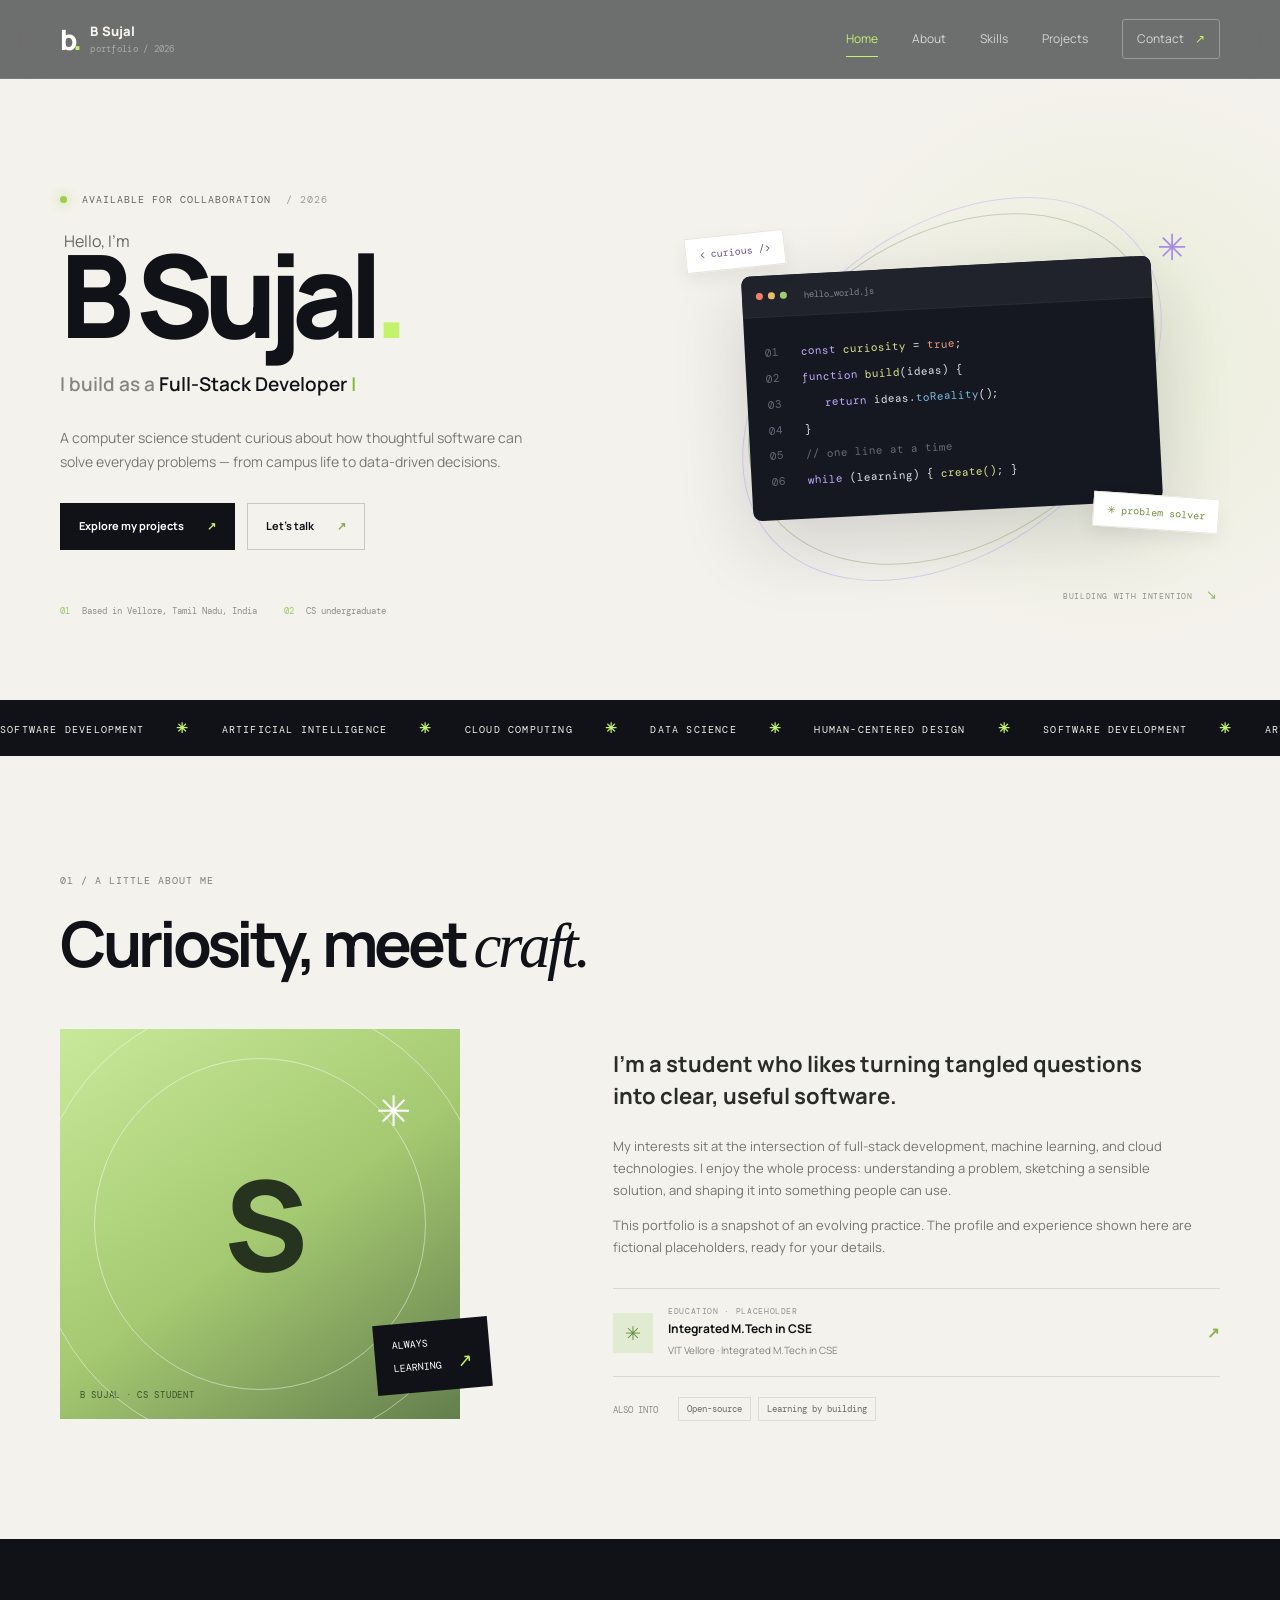
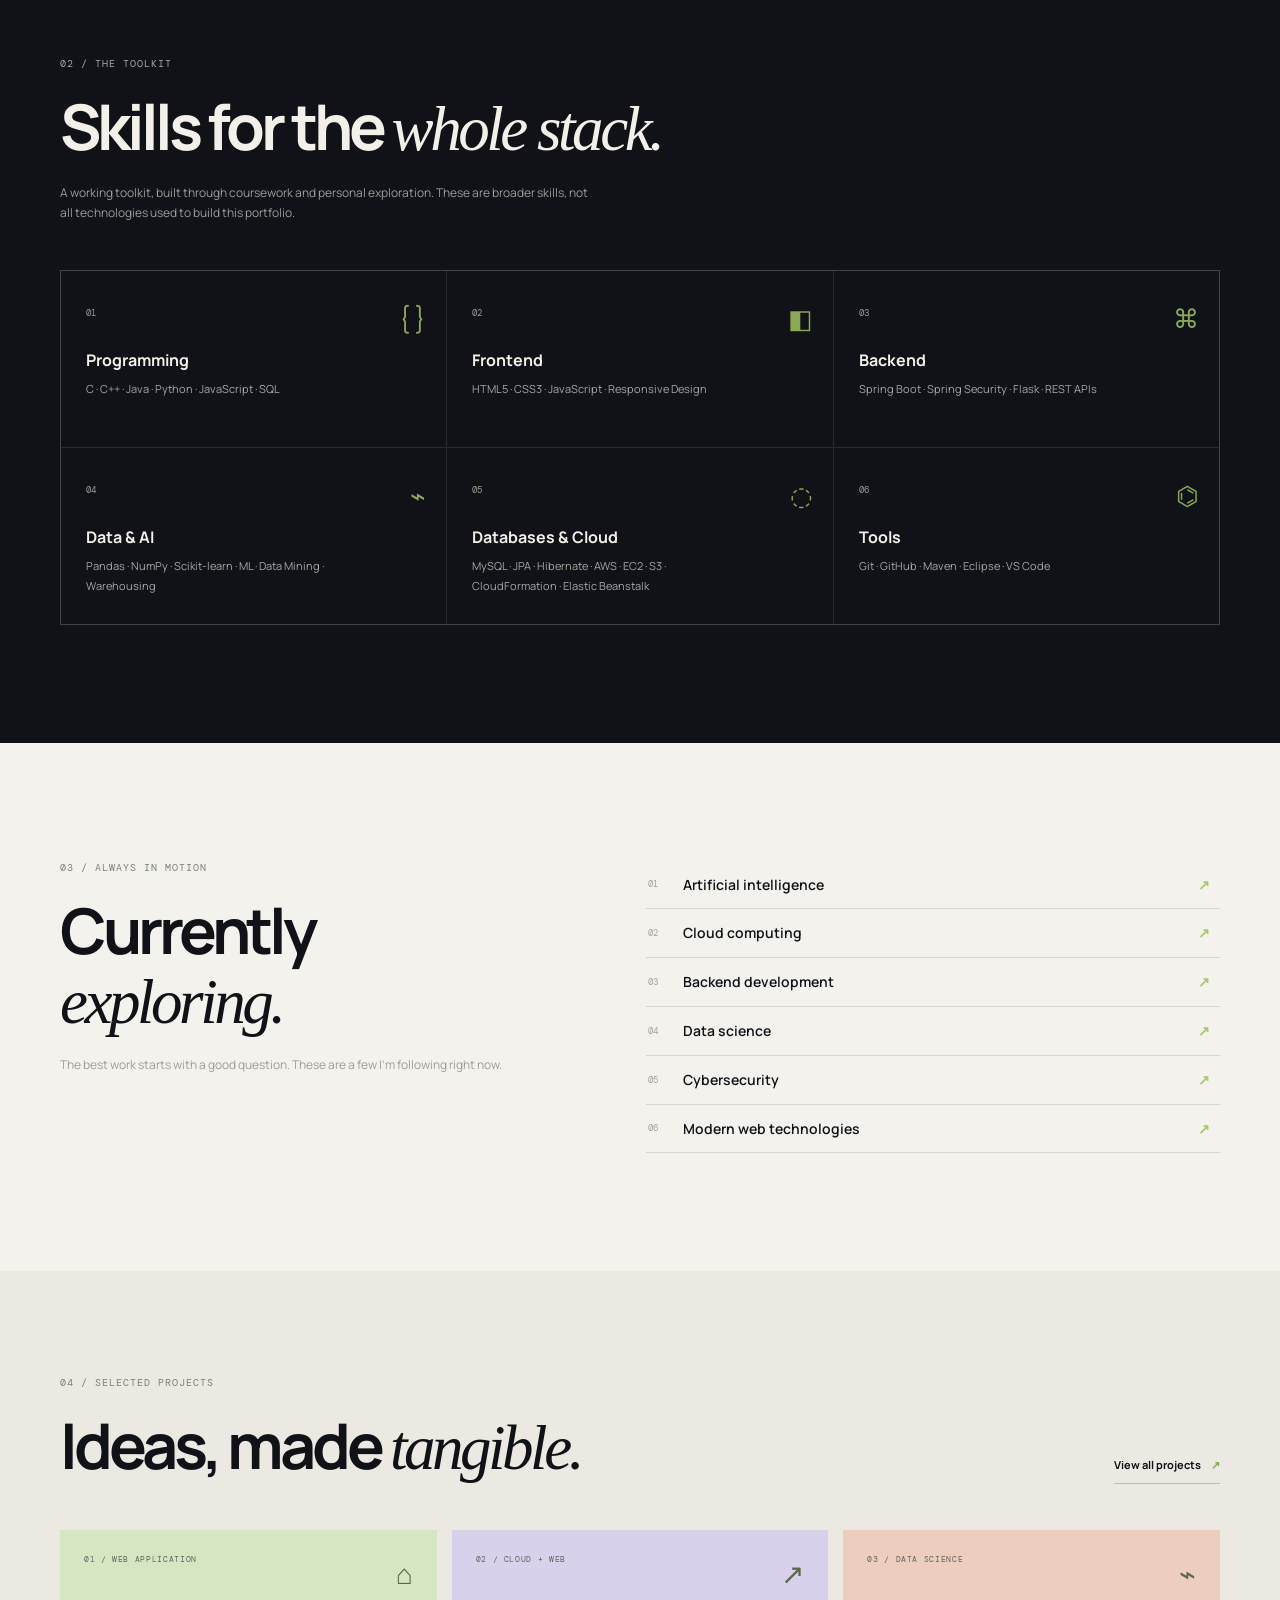
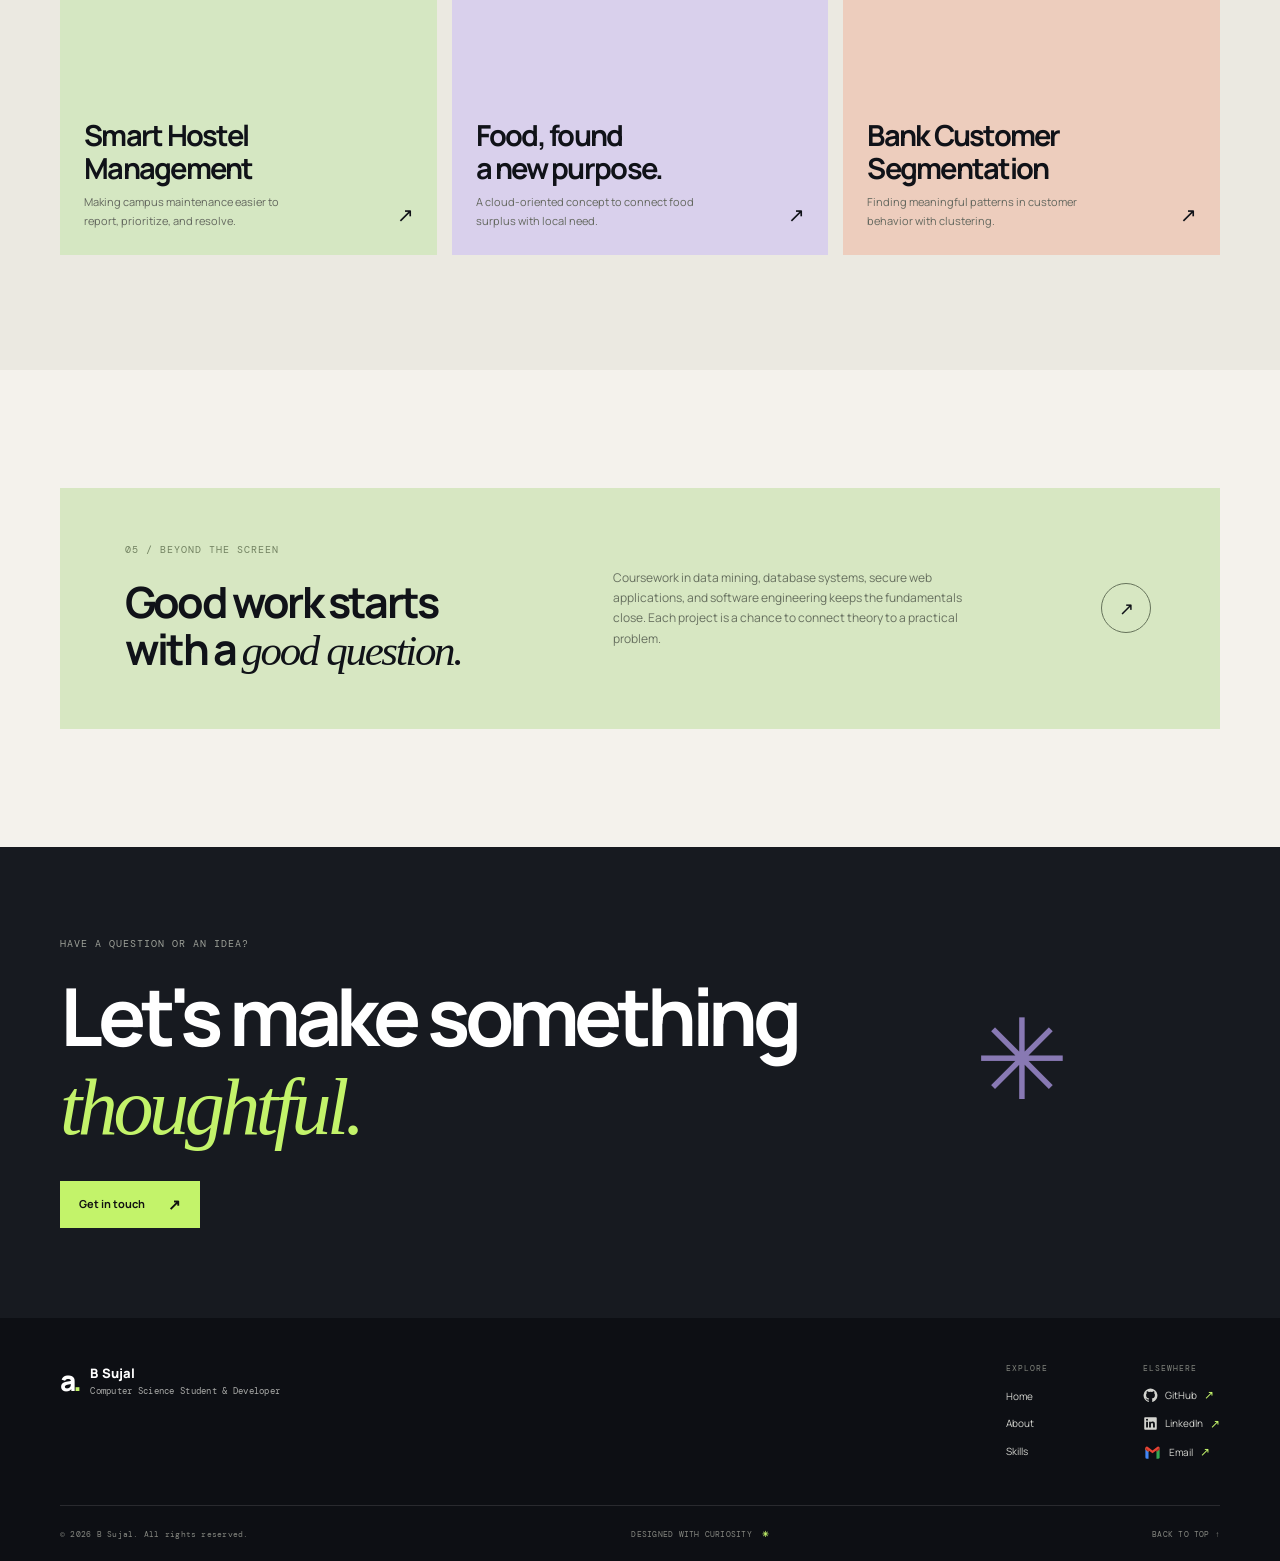
<file: index.html>
<!doctype html>
<html lang="en">

<head>
    <meta charset="utf-8">
    <meta name="viewport" content="width=device-width, initial-scale=1">

    <meta name="description"
        content="B Sujal is a computer science student exploring thoughtful software, data, and cloud solutions.">

    <meta name="theme-color" content="#0b0e14">

    <title>B Sujal — Developer Portfolio</title>

    <link rel="preconnect" href="https://fonts.googleapis.com">
    <link rel="preconnect" href="https://fonts.gstatic.com" crossorigin>

    <link
        href="https://fonts.googleapis.com/css2?family=DM+Mono:wght@400;500&family=Manrope:wght@400;500;600;700;800&display=swap"
        rel="stylesheet">

    <link rel="stylesheet" href="style.css">
    <script src="script.js" defer></script>
</head>

<body data-page="home">

    <header class="site-header">
        <nav class="nav wrap" aria-label="Main navigation">

            <a class="brand" href="index.html">
                <span class="brand-mark">
                    b<span>.</span>
                </span>

                <span>
                    B Sujal
                    <small>portfolio / 2026</small>
                </span>
            </a>

            <button class="menu-toggle" aria-label="Open navigation" aria-expanded="false">
                <span></span>
                <span></span>
            </button>

            <div class="nav-links">
                <a href="index.html" data-link="home">Home</a>
                <a href="#about" data-section="about">About</a>
                <a href="#skills" data-section="skills">Skills</a>
                <a href="projects.html" data-link="projects">Projects</a>

                <a class="nav-contact" href="contact.html" data-link="contact">
                    Contact <span>↗</span>
                </a>
            </div>

        </nav>
    </header>


    <main>

        <!-- HERO SECTION -->
        <section class="hero wrap" id="home">

            <div class="hero-copy">

                <p class="eyebrow">
                    <span class="status-dot"></span>
                    AVAILABLE FOR COLLABORATION
                    <span class="mono">/ 2026</span>
                </p>

                <p class="hello">Hello, I'm</p>

                <h1>
                    B Sujal<span class="accent">.</span>
                </h1>

                <h2 class="role-line">
                    <span class="role-prefix">I build as a</span>

                    <span class="typed-role" aria-live="polite">
                        Full-Stack Developer
                    </span>

                    <span class="cursor">|</span>
                </h2>

                <p class="hero-intro">
                    A computer science student curious about how thoughtful software can
                    solve everyday problems — from campus life to data-driven decisions.
                </p>

                <div class="hero-actions">

                    <a class="button button-primary" href="projects.html">
                        Explore my projects <span>↗</span>
                    </a>

                    <a class="button button-quiet" href="contact.html">
                        Let's talk <span>↗</span>
                    </a>

                </div>

                <div class="hero-meta">
                    <span>
                        <i>01</i>
                        Based in Vellore, Tamil Nadu, India
                    </span>

                    <span>
                        <i>02</i>
                        CS undergraduate
                    </span>
                </div>

            </div>


            <div class="hero-art"
                aria-label="Abstract developer workspace illustration"
                role="img">

                <div class="art-orbit orbit-one"></div>
                <div class="art-orbit orbit-two"></div>

                <div class="art-core">

                    <div class="core-top">
                        <span></span>
                        <span></span>
                        <span></span>

                        <b>hello_world.js</b>
                    </div>

                    <div class="code-lines">

                        <p>
                            <i>01</i>
                            <span class="code-purple">const</span>
                            <b>curiosity</b> = <em>true</em>;
                        </p>

                        <p>
                            <i>02</i>
                            <span class="code-purple">function</span>
                            <b>build</b>(ideas) {
                        </p>

                        <p>
                            <i>03</i>
                            &nbsp;&nbsp;
                            <span class="code-purple">return</span>
                            ideas.<strong>toReality</strong>();
                        </p>

                        <p>
                            <i>04</i>
                            }
                        </p>

                        <p>
                            <i>05</i>
                            <span class="code-muted">// one line at a time</span>
                        </p>

                        <p>
                            <i>06</i>
                            <span class="code-purple">while</span>
                            (learning) { <b>create()</b>; }
                        </p>

                    </div>

                </div>

                <div class="float-tag tag-one">
                    &lt; curious /&gt;
                </div>

                <div class="float-tag tag-two">
                    ✳ problem solver
                </div>

                <div class="art-star">✳</div>

                <div class="art-caption mono">
                    BUILDING WITH INTENTION <span>↘</span>
                </div>

            </div>

        </section>


        <!-- TICKER -->
        <div class="ticker" aria-label="Areas of focus">

            <div class="ticker-track">

                <span>
                    SOFTWARE DEVELOPMENT <b>✳</b>
                    ARTIFICIAL INTELLIGENCE <b>✳</b>
                    CLOUD COMPUTING <b>✳</b>
                    DATA SCIENCE <b>✳</b>
                    HUMAN-CENTERED DESIGN <b>✳</b>
                    SOFTWARE DEVELOPMENT <b>✳</b>
                    ARTIFICIAL INTELLIGENCE <b>✳</b>
                    CLOUD COMPUTING <b>✳</b>
                </span>

            </div>

        </div>


        <!-- ABOUT SECTION -->
        <section class="section wrap" id="about">

            <div class="section-heading">

                <p class="eyebrow">
                    01 / A LITTLE ABOUT ME
                </p>

                <h2>
                    Curiosity, meet
                    <span class="serif-accent">craft.</span>
                </h2>

            </div>


            <div class="about-grid">

                <div class="about-visual">

                    <div class="profile-art">
                        <span class="profile-initials">S</span>
                        <span class="profile-spark">✳</span>
                        <span class="profile-caption">
                            B SUJAL · CS STUDENT
                        </span>
                    </div>

                    <div class="about-stamp">
                        ALWAYS<br>
                        LEARNING <span>↗</span>
                    </div>

                </div>


                <div class="about-copy">

                    <p class="lead">
                        I'm a student who likes turning tangled questions into clear,
                        useful software.
                    </p>

                    <p>
                        My interests sit at the intersection of full-stack development,
                        machine learning, and cloud technologies. I enjoy the whole process:
                        understanding a problem, sketching a sensible solution, and shaping
                        it into something people can use.
                    </p>

                    <p>
                        This portfolio is a snapshot of an evolving practice. The profile
                        and experience shown here are fictional placeholders, ready for
                        your details.
                    </p>


                    <div class="education-card">

                        <span class="edu-icon">✳</span>

                        <div>
                            <small>EDUCATION · PLACEHOLDER</small>

                            <strong>
                                Integrated M.Tech in CSE
                            </strong>

                            <span>
                                VIT Vellore · Integrated M.Tech in CSE
                            </span>
                        </div>

                        <b>↗</b>

                    </div>


                    <div class="interest-row">

                        <span>ALSO INTO</span>

                        <div>
                            <span>Open-source</span>
                            <span>Learning by building</span>
                        </div>

                    </div>

                </div>

            </div>

        </section>


        <!-- SKILLS SECTION -->
        <section class="section section-dark" id="skills">

            <div class="wrap">

                <div class="section-heading">

                    <p class="eyebrow">
                        02 / THE TOOLKIT
                    </p>

                    <h2>
                        Skills for the
                        <span class="serif-accent">whole stack.</span>
                    </h2>

                    <p class="section-sub">
                        A working toolkit, built through coursework and personal exploration.
                        These are broader skills, not all technologies used to build this portfolio.
                    </p>

                </div>


                <div class="skills-grid">

                    <article class="skill-card">

                        <span class="skill-num">01</span>

                        <h3>Programming</h3>

                        <p>
                            C · C++ · Java · Python · JavaScript · SQL
                        </p>

                        <span class="skill-symbol">{ }</span>

                    </article>


                    <article class="skill-card">

                        <span class="skill-num">02</span>

                        <h3>Frontend</h3>

                        <p>
                            HTML5 · CSS3 · JavaScript · Responsive Design
                        </p>

                        <span class="skill-symbol">◧</span>

                    </article>


                    <article class="skill-card">

                        <span class="skill-num">03</span>

                        <h3>Backend</h3>

                        <p>
                            Spring Boot · Spring Security · Flask · REST APIs
                        </p>

                        <span class="skill-symbol">⌘</span>

                    </article>


                    <article class="skill-card">

                        <span class="skill-num">04</span>

                        <h3>Data & AI</h3>

                        <p>
                            Pandas · NumPy · Scikit-learn · ML · Data Mining · Warehousing
                        </p>

                        <span class="skill-symbol">⌁</span>

                    </article>


                    <article class="skill-card">

                        <span class="skill-num">05</span>

                        <h3>Databases & Cloud</h3>

                        <p>
                            MySQL · JPA · Hibernate · AWS · EC2 · S3 · CloudFormation ·
                            Elastic Beanstalk
                        </p>

                        <span class="skill-symbol">◌</span>

                    </article>


                    <article class="skill-card">

                        <span class="skill-num">06</span>

                        <h3>Tools</h3>

                        <p>
                            Git · GitHub · Maven · Eclipse · VS Code
                        </p>

                        <span class="skill-symbol">⌬</span>

                    </article>

                </div>

            </div>

        </section>


        <!-- CURRENTLY EXPLORING -->
        <section class="section wrap">

            <div class="explore-layout">

                <div class="section-heading">

                    <p class="eyebrow">
                        03 / ALWAYS IN MOTION
                    </p>

                    <h2>
                        Currently
                        <span class="serif-accent">exploring.</span>
                    </h2>

                    <p class="section-sub">
                        The best work starts with a good question. These are a few
                        I’m following right now.
                    </p>

                </div>


                <div class="explore-list">

                    <div>
                        <span>01</span>
                        Artificial intelligence
                        <b>↗</b>
                    </div>

                    <div>
                        <span>02</span>
                        Cloud computing
                        <b>↗</b>
                    </div>

                    <div>
                        <span>03</span>
                        Backend development
                        <b>↗</b>
                    </div>

                    <div>
                        <span>04</span>
                        Data science
                        <b>↗</b>
                    </div>

                    <div>
                        <span>05</span>
                        Cybersecurity
                        <b>↗</b>
                    </div>

                    <div>
                        <span>06</span>
                        Modern web technologies
                        <b>↗</b>
                    </div>

                </div>

            </div>

        </section>


        <!-- FEATURED PROJECTS -->
        <section class="section featured-section">

            <div class="wrap">

                <div class="section-heading heading-row">

                    <div>

                        <p class="eyebrow">
                            04 / SELECTED PROJECTS
                        </p>

                        <h2>
                            Ideas, made
                            <span class="serif-accent">tangible.</span>
                        </h2>

                    </div>

                    <a class="text-link" href="projects.html">
                        View all projects <span>↗</span>
                    </a>

                </div>


                <div class="featured-grid">

                    <a class="featured-card featured-green"
                        href="projects.html#project-hostel">

                        <span class="feature-type">
                            01 / WEB APPLICATION
                        </span>

                        <span class="feature-icon">⌂</span>

                        <h3>
                            Smart Hostel<br>
                            Management
                        </h3>

                        <p>
                            Making campus maintenance easier to report,
                            prioritize, and resolve.
                        </p>

                        <span class="feature-arrow">↗</span>

                    </a>


                    <a class="featured-card featured-lilac"
                        href="projects.html#project-food">

                        <span class="feature-type">
                            02 / CLOUD + WEB
                        </span>

                        <span class="feature-icon">↗</span>

                        <h3>
                            Food, found<br>
                            a new purpose.
                        </h3>

                        <p>
                            A cloud-oriented concept to connect food surplus
                            with local need.
                        </p>

                        <span class="feature-arrow">↗</span>

                    </a>


                    <a class="featured-card featured-peach"
                        href="projects.html#project-segmentation">

                        <span class="feature-type">
                            03 / DATA SCIENCE
                        </span>

                        <span class="feature-icon">⌁</span>

                        <h3>
                            Bank Customer<br>
                            Segmentation
                        </h3>

                        <p>
                            Finding meaningful patterns in customer behavior
                            with clustering.
                        </p>

                        <span class="feature-arrow">↗</span>

                    </a>

                </div>

            </div>

        </section>


        <!-- ACADEMIC WORK -->
        <section class="section wrap academic-section">

            <div class="academic-banner">

                <div>

                    <p class="eyebrow">
                        05 / BEYOND THE SCREEN
                    </p>

                    <h2>
                        Good work starts<br>
                        with a
                        <span class="serif-accent">good question.</span>
                    </h2>

                </div>

                <p>
                    Coursework in data mining, database systems, secure web applications,
                    and software engineering keeps the fundamentals close. Each project is
                    a chance to connect theory to a practical problem.
                </p>

                <a href="projects.html#academic-work"
                    class="round-link"
                    aria-label="Explore academic work">
                    ↗
                </a>

            </div>

        </section>


        <!-- CTA -->
        <section class="cta-section">

            <div class="wrap cta-inner">

                <p class="eyebrow">
                    HAVE A QUESTION OR AN IDEA?
                </p>

                <h2>
                    Let's make something<br>
                    <span class="serif-accent">thoughtful.</span>
                </h2>

                <a class="button button-light" href="contact.html">
                    Get in touch <span>↗</span>
                </a>

                <span class="cta-spark">✳</span>

            </div>

        </section>

    </main>


    <!-- FOOTER -->
    <footer class="site-footer">

        <div class="wrap footer-main">

            <a class="brand footer-brand" href="index.html">

                <span class="brand-mark">
                    a<span>.</span>
                </span>

                <span>
                    B Sujal
                    <small>Computer Science Student & Developer</small>
                </span>

            </a>


            <div class="footer-links">

                <div>

                    <small>EXPLORE</small>

                    <a href="index.html">Home</a>
                    <a href="index.html#about">About</a>
                    <a href="index.html#skills">Skills</a>

                </div>


                <div>

                    <small>ELSEWHERE</small>

                    <a href="https://github.com/sujal-2512"
                        data-social="github">
                        GitHub ↗
                    </a>

                    <a href="https://www.linkedin.com/in/banisetti-sujal-738923442?trk=contact-info"
                        data-social="linkedin">
                        LinkedIn ↗
                    </a>

                    <a href="mailto:b.sujal@gmail.com"
                        data-email>
                        Email ↗
                    </a>

                </div>

            </div>

        </div>


        <div class="wrap footer-bottom">

            <span>
                © 2026 B Sujal. All rights reserved.
            </span>

            <span>
                DESIGNED WITH CURIOSITY <b>✳</b>
            </span>

            <a href="#home">
                BACK TO TOP ↑
            </a>

        </div>

    </footer>

</body>

</html>
</file>
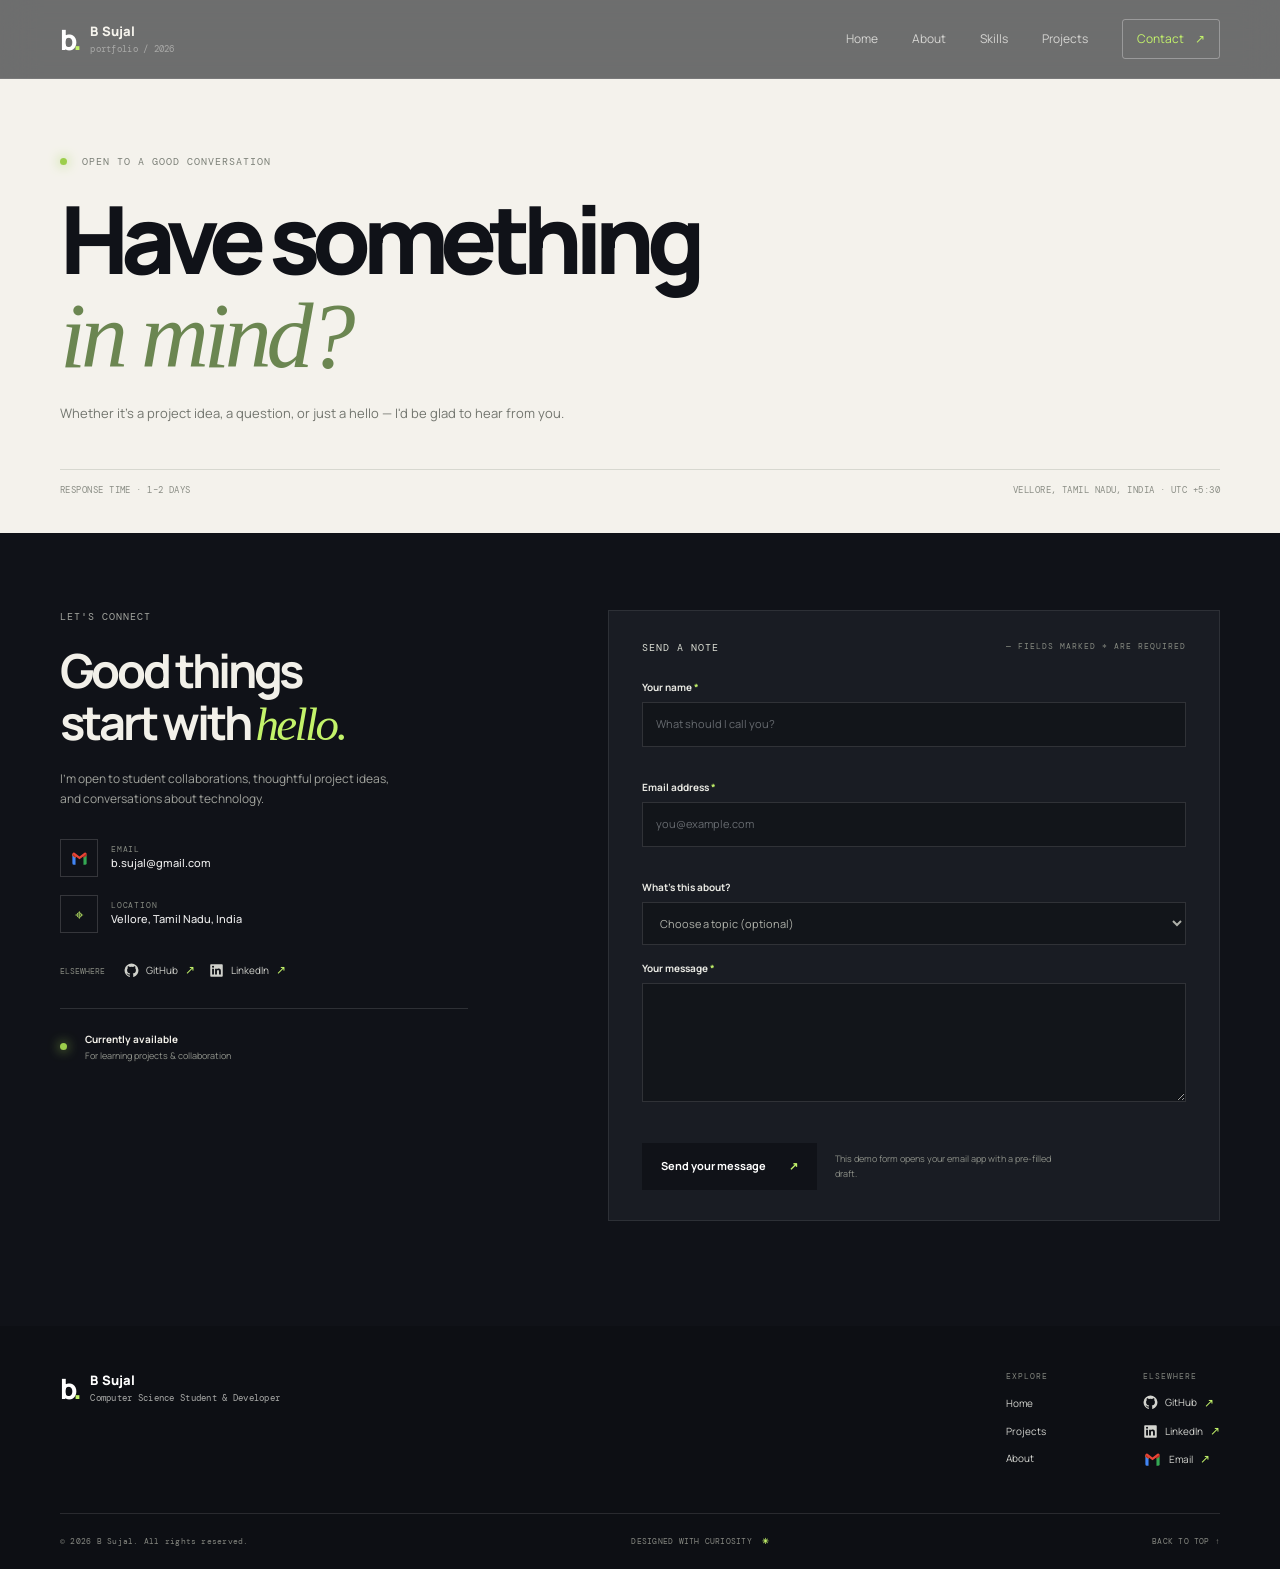
<file: contact.html>
<!doctype html>
<html lang="en">

<head>
    <meta charset="utf-8">

    <meta name="viewport"
        content="width=device-width, initial-scale=1">

    <meta name="description"
        content="Contact B Sujal about a project, collaboration, or conversation.">

    <meta name="theme-color"
        content="#0b0e14">

    <title>Contact — B Sujal</title>

    <link rel="preconnect"
        href="https://fonts.googleapis.com">

    <link rel="preconnect"
        href="https://fonts.gstatic.com"
        crossorigin>

    <link
        href="https://fonts.googleapis.com/css2?family=DM+Mono:wght@400;500&family=Manrope:wght@400;500;600;700;800&display=swap"
        rel="stylesheet">

    <link rel="stylesheet"
        href="style.css">

    <script src="script.js"
        defer>
    </script>
</head>


<body data-page="contact">

    <!-- HEADER -->
    <header class="site-header">

        <nav class="nav wrap"
            aria-label="Main navigation">

            <a class="brand"
                href="index.html">

                <span class="brand-mark">
                    b<span>.</span>
                </span>

                <span>
                    B Sujal
                    <small>portfolio / 2026</small>
                </span>

            </a>


            <button class="menu-toggle"
                aria-label="Open navigation"
                aria-expanded="false">

                <span></span>
                <span></span>

            </button>


            <div class="nav-links">

                <a href="index.html"
                    data-link="home">
                    Home
                </a>

                <a href="index.html#about">
                    About
                </a>

                <a href="index.html#skills">
                    Skills
                </a>

                <a href="projects.html"
                    data-link="projects">
                    Projects
                </a>

                <a class="nav-contact"
                    href="contact.html"
                    data-link="contact">

                    Contact <span>↗</span>

                </a>

            </div>

        </nav>

    </header>


    <main>

        <!-- CONTACT HERO -->
        <section class="page-hero contact-hero wrap">

            <p class="eyebrow">

                <span class="status-dot"></span>

                OPEN TO A GOOD CONVERSATION

            </p>


            <h1>
                Have something<br>
                <span class="serif-accent">in mind?</span>
            </h1>


            <p>
                Whether it's a project idea, a question, or just a hello —
                I'd be glad to hear from you.
            </p>


            <div class="page-hero-foot">

                <span>
                    RESPONSE TIME · 1–2 DAYS
                </span>

                <span>
                    VELLORE, TAMIL NADU, INDIA · UTC +5:30
                </span>

            </div>

        </section>


        <!-- CONTACT AREA -->
        <section class="contact-area section-dark">

            <div class="wrap contact-grid">

                <!-- CONTACT INFORMATION -->
                <aside class="contact-aside">

                    <p class="eyebrow">
                        LET'S CONNECT
                    </p>


                    <h2>
                        Good things<br>
                        start with
                        <span class="serif-accent">hello.</span>
                    </h2>


                    <p>
                        I'm open to student collaborations, thoughtful project
                        ideas, and conversations about technology.
                    </p>


                    <!-- EMAIL -->
                    <a class="contact-detail"
                        href="mailto:b.sujal@gmail.com"
                        data-email>

                        <span class="detail-icon">
                            ↗
                        </span>

                        <span>

                            <small>
                                EMAIL
                            </small>

                            <strong>
                                b.sujal@gmail.com
                            </strong>

                        </span>

                    </a>


                    <!-- LOCATION -->
                    <div class="contact-detail">

                        <span class="detail-icon">
                            ⌖
                        </span>

                        <span>

                            <small>
                                LOCATION
                            </small>

                            <strong>
                                Vellore, Tamil Nadu, India
                            </strong>

                        </span>

                    </div>


                    <!-- SOCIAL LINKS -->
                    <div class="social-row">

                        <span>
                            ELSEWHERE
                        </span>

                        <a href="#github"
                            data-social="github">
                            GitHub ↗
                        </a>

                        <a href="#linkedin"
                            data-social="linkedin">
                            LinkedIn ↗
                        </a>

                    </div>


                    <!-- AVAILABILITY -->
                    <div class="availability">

                        <span class="status-dot"></span>

                        <span>

                            <strong>
                                Currently available
                            </strong>

                            <small>
                                For learning projects & collaboration
                            </small>

                        </span>

                    </div>

                </aside>


                <!-- CONTACT FORM -->
                <form class="contact-form"
                    id="contact-form"
                    novalidate>

                    <p class="eyebrow">

                        SEND A NOTE

                        <span>
                            — FIELDS MARKED * ARE REQUIRED
                        </span>

                    </p>


                    <!-- NAME -->
                    <label for="name">
                        Your name <span>*</span>
                    </label>

                    <input
                        id="name"
                        name="name"
                        autocomplete="name"
                        required
                        minlength="2"
                        placeholder="What should I call you?">

                    <small class="field-error"
                        data-error="name">
                    </small>


                    <!-- EMAIL -->
                    <label for="email">
                        Email address <span>*</span>
                    </label>

                    <input
                        id="email"
                        name="email"
                        type="email"
                        autocomplete="email"
                        required
                        placeholder="you@example.com">

                    <small class="field-error"
                        data-error="email">
                    </small>


                    <!-- TOPIC -->
                    <label for="topic">
                        What's this about?
                    </label>

                    <select id="topic"
                        name="topic">

                        <option value="">
                            Choose a topic (optional)
                        </option>

                        <option>
                            Project collaboration
                        </option>

                        <option>
                            Coursework / learning
                        </option>

                        <option>
                            Just saying hello
                        </option>

                        <option>
                            Something else
                        </option>

                    </select>


                    <!-- MESSAGE -->
                    <label for="message">
                        Your message <span>*</span>
                    </label>

                    <textarea
                        id="message"
                        name="message"
                        rows="5"
                        required
                        minlength="10"
                        placeholder="Tell me a little about it...">
                    </textarea>

                    <small class="field-error"
                        data-error="message">
                    </small>


                    <!-- FORM FOOTER -->
                    <div class="form-foot">

                        <button
                            class="button button-primary"
                            type="submit">

                            Send your message <span>↗</span>

                        </button>


                        <p id="form-status"
                            role="status"
                            aria-live="polite">

                            This demo form opens your email app
                            with a pre-filled draft.

                        </p>

                    </div>

                </form>

            </div>

        </section>

    </main>


    <!-- FOOTER -->
    <footer class="site-footer">

        <div class="wrap footer-main">

            <a class="brand footer-brand"
                href="index.html">

                <span class="brand-mark">
                    b<span>.</span>
                </span>

                <span>
                    B Sujal
                    <small>
                        Computer Science Student & Developer
                    </small>
                </span>

            </a>


            <div class="footer-links">

                <!-- EXPLORE -->
                <div>

                    <small>
                        EXPLORE
                    </small>

                    <a href="index.html">
                        Home
                    </a>

                    <a href="projects.html">
                        Projects
                    </a>

                    <a href="index.html#about">
                        About
                    </a>

                </div>


                <!-- SOCIAL LINKS -->
                <div>

                    <small>
                        ELSEWHERE
                    </small>

                    <a href="#github"
                        data-social="github">
                        GitHub ↗
                    </a>

                    <a href="#linkedin"
                        data-social="linkedin">
                        LinkedIn ↗
                    </a>

                    <a href="mailto:b.sujal@gmail.com"
                        data-email>
                        Email ↗
                    </a>

                </div>

            </div>

        </div>


        <!-- FOOTER BOTTOM -->
        <div class="wrap footer-bottom">

            <span>
                © 2026 B Sujal. All rights reserved.
            </span>

            <span>
                DESIGNED WITH CURIOSITY <b>✳</b>
            </span>

            <a href="#top">
                BACK TO TOP ↑
            </a>

        </div>

    </footer>

</body>

</html>
</file>
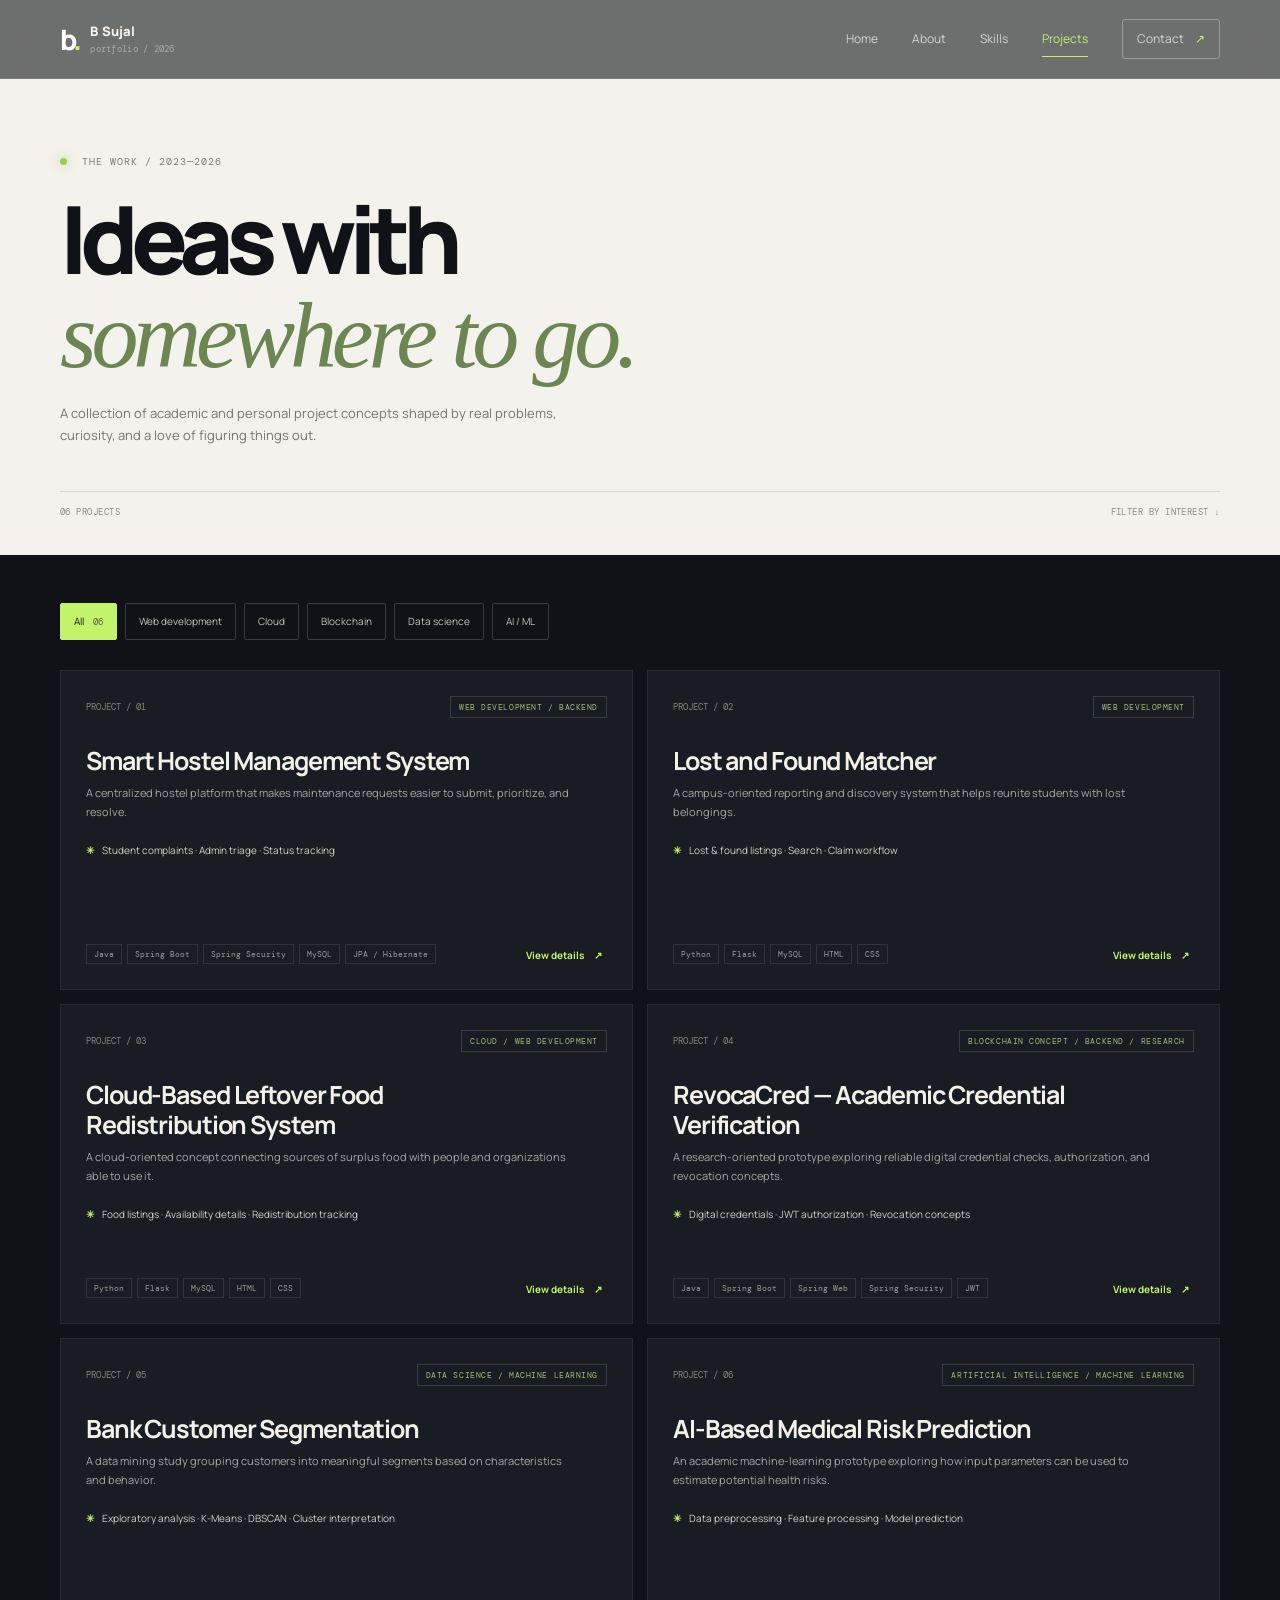
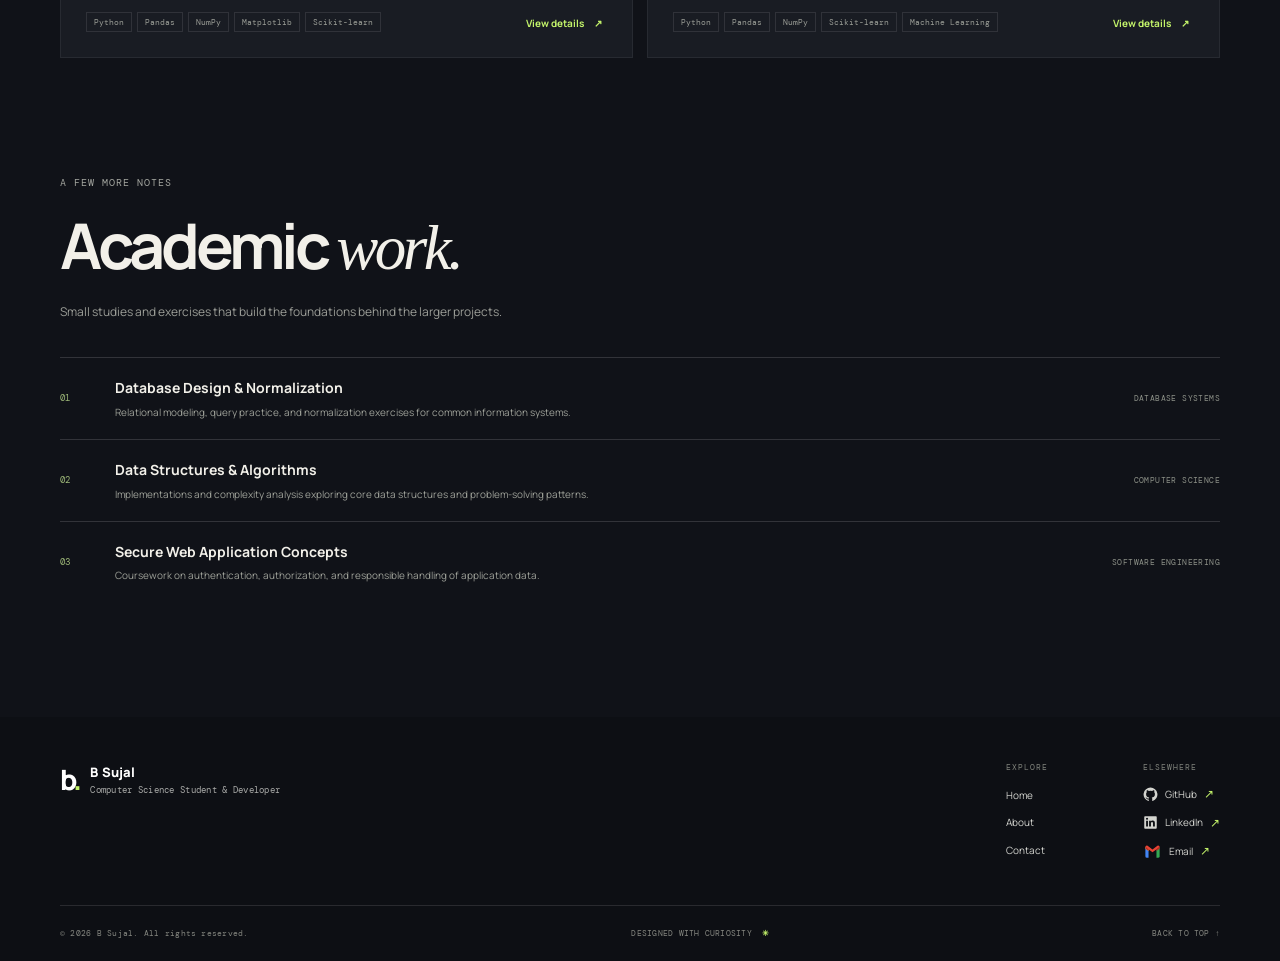
<file: projects.html>
<!doctype html>
<html lang="en">

<head>
    <meta charset="utf-8">

    <meta name="viewport"
        content="width=device-width, initial-scale=1">

    <meta name="description"
        content="Explore B Sujal's academic software, cloud, security, and data science projects.">

    <meta name="theme-color"
        content="#0b0e14">

    <title>Projects — B Sujal</title>

    <link rel="preconnect"
        href="https://fonts.googleapis.com">

    <link rel="preconnect"
        href="https://fonts.gstatic.com"
        crossorigin>

    <link
        href="https://fonts.googleapis.com/css2?family=DM+Mono:wght@400;500&family=Manrope:wght@400;500;600;700;800&display=swap"
        rel="stylesheet">

    <link rel="stylesheet"
        href="style.css">

    <script src="script.js"
        defer>
    </script>
</head>


<body data-page="projects">

    <!-- HEADER -->
    <header class="site-header">

        <nav class="nav wrap"
            aria-label="Main navigation">

            <a class="brand"
                href="index.html">

                <span class="brand-mark">
                    b<span>.</span>
                </span>

                <span>
                    B Sujal
                    <small>portfolio / 2026</small>
                </span>

            </a>


            <button class="menu-toggle"
                aria-label="Open navigation"
                aria-expanded="false">

                <span></span>
                <span></span>

            </button>


            <div class="nav-links">

                <a href="index.html"
                    data-link="home">
                    Home
                </a>

                <a href="index.html#about">
                    About
                </a>

                <a href="index.html#skills">
                    Skills
                </a>

                <a href="projects.html"
                    data-link="projects">
                    Projects
                </a>

                <a class="nav-contact"
                    href="contact.html"
                    data-link="contact">

                    Contact <span>↗</span>

                </a>

            </div>

        </nav>

    </header>


    <main>

        <!-- PAGE HERO -->
        <section class="page-hero wrap">

            <p class="eyebrow">

                <span class="status-dot"></span>

                THE WORK / 2023—2026

            </p>


            <h1>
                Ideas with<br>
                <span class="serif-accent">
                    somewhere to go.
                </span>
            </h1>


            <p>
                A collection of academic and personal project concepts shaped by
                real problems, curiosity, and a love of figuring things out.
            </p>


            <div class="page-hero-foot">

                <span>
                    06 PROJECTS
                </span>

                <span>
                    FILTER BY INTEREST ↓
                </span>

            </div>

        </section>


        <!-- PROJECTS AREA -->
        <section class="projects-area section-dark">

            <div class="wrap">

                <!-- FILTER BAR -->
                <div class="filter-bar"
                    role="group"
                    aria-label="Filter projects by category">

                    <button class="filter-chip active"
                        data-filter="all"
                        aria-pressed="true">

                        All <span>06</span>

                    </button>


                    <button class="filter-chip"
                        data-filter="web"
                        aria-pressed="false">

                        Web development

                    </button>


                    <button class="filter-chip"
                        data-filter="cloud"
                        aria-pressed="false">

                        Cloud

                    </button>


                    <button class="filter-chip"
                        data-filter="blockchain"
                        aria-pressed="false">

                        Blockchain

                    </button>


                    <button class="filter-chip"
                        data-filter="data"
                        aria-pressed="false">

                        Data science

                    </button>


                    <button class="filter-chip"
                        data-filter="ai"
                        aria-pressed="false">

                        AI / ML

                    </button>

                </div>


                <!-- PROJECT GRID -->
                <div class="projects-grid"
                    id="projects-grid"
                    aria-live="polite">
                </div>


                <!-- ACADEMIC WORK -->
                <section class="academic-work"
                    id="academic-work">

                    <div class="section-heading">

                        <p class="eyebrow">
                            A FEW MORE NOTES
                        </p>

                        <h2>
                            Academic
                            <span class="serif-accent">
                                work.
                            </span>
                        </h2>

                        <p class="section-sub">
                            Small studies and exercises that build the foundations
                            behind the larger projects.
                        </p>

                    </div>


                    <div class="academic-list">

                        <!-- ITEM 01 -->
                        <article>

                            <span>
                                01
                            </span>

                            <div>

                                <h3>
                                    Database Design & Normalization
                                </h3>

                                <p>
                                    Relational modeling, query practice, and
                                    normalization exercises for common
                                    information systems.
                                </p>

                            </div>

                            <span class="academic-tag">
                                DATABASE SYSTEMS
                            </span>

                        </article>


                        <!-- ITEM 02 -->
                        <article>

                            <span>
                                02
                            </span>

                            <div>

                                <h3>
                                    Data Structures & Algorithms
                                </h3>

                                <p>
                                    Implementations and complexity analysis
                                    exploring core data structures and
                                    problem-solving patterns.
                                </p>

                            </div>

                            <span class="academic-tag">
                                COMPUTER SCIENCE
                            </span>

                        </article>


                        <!-- ITEM 03 -->
                        <article>

                            <span>
                                03
                            </span>

                            <div>

                                <h3>
                                    Secure Web Application Concepts
                                </h3>

                                <p>
                                    Coursework on authentication, authorization,
                                    and responsible handling of application data.
                                </p>

                            </div>

                            <span class="academic-tag">
                                SOFTWARE ENGINEERING
                            </span>

                        </article>

                    </div>

                </section>

            </div>

        </section>

    </main>


    <!-- PROJECT MODAL -->
    <div class="modal-backdrop"
        id="project-modal"
        aria-hidden="true">

        <section class="project-modal"
            role="dialog"
            aria-modal="true"
            aria-labelledby="modal-title">

            <button class="modal-close"
                aria-label="Close project details">

                ×

            </button>

            <div id="modal-content"></div>

        </section>

    </div>


    <!-- FOOTER -->
    <footer class="site-footer">

        <div class="wrap footer-main">

            <a class="brand footer-brand"
                href="index.html">

                <span class="brand-mark">
                    b<span>.</span>
                </span>

                <span>
                    B Sujal

                    <small>
                        Computer Science Student & Developer
                    </small>

                </span>

            </a>


            <div class="footer-links">

                <!-- EXPLORE -->
                <div>

                    <small>
                        EXPLORE
                    </small>

                    <a href="index.html">
                        Home
                    </a>

                    <a href="index.html#about">
                        About
                    </a>

                    <a href="contact.html">
                        Contact
                    </a>

                </div>


                <!-- SOCIAL LINKS -->
                <div>

                    <small>
                        ELSEWHERE
                    </small>

                    <a href="#github"
                        data-social="github">
                        GitHub ↗
                    </a>

                    <a href="#linkedin"
                        data-social="linkedin">
                        LinkedIn ↗
                    </a>

                    <a href="mailto:b.sujal@gmail.com"
                        data-email>
                        Email ↗
                    </a>

                </div>

            </div>

        </div>


        <!-- FOOTER BOTTOM -->
        <div class="wrap footer-bottom">

            <span>
                © 2026 B Sujal. All rights reserved.
            </span>

            <span>
                DESIGNED WITH CURIOSITY <b>✳</b>
            </span>

            <a href="#top">
                BACK TO TOP ↑
            </a>

        </div>

    </footer>

</body>

</html>
</file>
<file: style.css>
:root{--ink:#101218;--paper:#f4f2ec;--muted:#a3a49f;--green:#c3f36a;--purple:#bba7ff;--line:rgba(255,255,255,.13);--mono:'DM Mono',monospace;--sans:'Manrope',Arial,sans-serif}*{box-sizing:border-box}html{scroll-behavior:smooth;scroll-padding-top:90px}body{margin:0;background:var(--paper);color:var(--ink);font-family:var(--sans);font-size:15px;line-height:1.7}a{color:inherit;text-decoration:none}button,input,select,textarea{font:inherit}.wrap{width:min(1160px,calc(100% - 64px));margin-inline:auto}.site-header{position:fixed;z-index:30;inset:0 0 auto;background:rgba(13,15,20,.58);backdrop-filter:blur(18px);border-bottom:1px solid rgba(255,255,255,.08);transition:background .25s,box-shadow .25s}.site-header.scrolled{background:rgba(13,15,20,.95);box-shadow:0 8px 24px #090b1066}.nav{height:78px;display:flex;align-items:center;justify-content:space-between;color:#f6f4ed}.brand{display:flex;align-items:center;gap:11px;font-size:13px;font-weight:800;letter-spacing:.01em;line-height:1.25}.brand small{display:block;color:#a9aaa8;font:9px var(--mono);letter-spacing:.03em;margin-top:4px}.brand-mark{font-size:28px;letter-spacing:-.1em;color:white}.brand-mark span,.accent{color:var(--green)}.nav-links{display:flex;align-items:center;gap:34px;font-size:12px;color:#d5d5d2}.nav-links a{position:relative;transition:color .2s}.nav-links a:not(.nav-contact):after{content:"";position:absolute;bottom:-8px;left:0;width:0;height:1px;background:var(--green);transition:width .2s}.nav-links a:hover,.nav-links a.active{color:var(--green)}.nav-links a:hover:after,.nav-links a.active:after{width:100%}.nav-contact{border:1px solid #ffffff4d;padding:9px 14px;border-radius:3px}.nav-contact span{color:var(--green);margin-left:9px}.menu-toggle{display:none;background:none;border:0;padding:10px}.menu-toggle span{display:block;width:23px;height:2px;background:#fff;margin:5px}.hero{min-height:700px;padding-top:78px;display:grid;grid-template-columns:1fr .9fr;gap:30px;align-items:center;position:relative}.hero:before{content:"";position:absolute;width:640px;height:580px;border-radius:50%;background:radial-gradient(ellipse,#dce9be 0,rgba(244,242,236,0) 70%);opacity:.42;right:-210px;top:70px;pointer-events:none}.hero-copy{position:relative;padding-top:32px;z-index:1}.eyebrow{font:10px var(--mono);letter-spacing:.1em;color:#7c8078;margin:0 0 22px}.status-dot{display:inline-block;width:7px;height:7px;border-radius:50%;background:#9cce4b;box-shadow:0 0 12px #a0d452;margin-right:8px}.hero .eyebrow{color:#626760}.mono{font-family:var(--mono);margin-left:8px;color:#9b9e94}.hello{margin:0 0 -18px 4px;font-size:16px;color:#64665f}.hero h1,.page-hero h1{font-size:clamp(64px,9vw,116px);line-height:.99;letter-spacing:-.085em;margin:0 0 20px;font-weight:800}.role-line{font-size:19px;line-height:1.4;font-weight:600;min-height:30px;margin:0;color:#6e7069}.role-prefix{color:#85877f}.typed-role{color:var(--ink)}.cursor{color:#84b83c;animation:blink .8s steps(2) infinite}.hero-intro{max-width:470px;color:#777a73;font-size:14px;margin:25px 0 29px}.hero-actions{display:flex;gap:12px;flex-wrap:wrap}.button{display:inline-flex;align-items:center;justify-content:center;gap:23px;min-height:47px;padding:0 18px;font-size:11px;font-weight:700;border:1px solid transparent;transition:transform .2s,background .2s,color .2s}.button:hover{transform:translateY(-3px)}.button-primary{background:var(--ink);color:#fff}.button-primary span{color:var(--green)}.button-primary:hover{background:#282d21}.button-quiet{border-color:#c8c9c2}.button-quiet span{color:#82aa48}.hero-meta{display:flex;gap:27px;margin-top:55px;font:9px var(--mono);color:#8e9089}.hero-meta i{font-style:normal;color:#a1c56a;margin-right:7px}.hero-art{height:490px;position:relative;display:grid;place-items:center;animation:float-in .9s both}.art-orbit{position:absolute;border:1px solid #c5d0b5;border-radius:50%;transform:rotate(-32deg)}.orbit-one{width:440px;height:310px}.orbit-two{width:320px;height:470px;transform:rotate(52deg);border-color:#d7cfee}.art-core{position:relative;width:min(410px,94%);background:#151820;border-radius:9px;box-shadow:0 24px 75px #171b2829;overflow:hidden;transform:rotate(-3deg)}.core-top{height:42px;padding:0 14px;display:flex;align-items:center;gap:5px;background:#20232c;border-bottom:1px solid #ffffff0b}.core-top span{height:7px;width:7px;border-radius:50%;background:#f08068}.core-top span:nth-child(2){background:#e9be65}.core-top span:nth-child(3){background:#9bcf72}.core-top b{margin-left:12px;font:9px var(--mono);font-weight:400;color:#848793}.code-lines{padding:23px 20px 25px;font:11px/2.35 var(--mono);color:#e1e4ea}.code-lines p{margin:0;white-space:nowrap}.code-lines i{color:#646978;font-style:normal;margin-right:15px}.code-purple{color:#c4a9ff}.code-lines b{color:#d9e688;font-weight:400}.code-lines em{color:#f19b81;font-style:normal}.code-lines strong{color:#7ebbe4;font-weight:400}.code-muted{color:#676b77}.float-tag{position:absolute;font:10px var(--mono);padding:10px 13px;background:#fff;border:1px solid #e7e5dc;box-shadow:0 8px 20px #1111}.tag-one{top:90px;left:0;transform:rotate(-6deg);color:#63518c}.tag-two{bottom:104px;right:1px;transform:rotate(4deg);color:#738e3d}.art-star{position:absolute;right:33px;top:72px;font-size:36px;color:#a78ee4;animation:spin 18s linear infinite}.art-caption{position:absolute;bottom:28px;right:2px;color:#8e9089;font-size:8px;letter-spacing:.08em}.art-caption span{color:#9ab768;font-size:13px;margin-left:8px}.ticker{background:var(--ink);color:#f2f0e8;overflow:hidden;padding:15px 0}.ticker-track{white-space:nowrap;width:max-content;animation:marquee 34s linear infinite}.ticker-track span{font:10px var(--mono);letter-spacing:.12em}.ticker b{color:var(--green);font-size:14px;margin:0 25px}.section{padding-top:118px;padding-bottom:118px}.section-heading{margin-bottom:46px}.section-heading h2,.academic-banner h2,.cta-inner h2,.contact-aside h2{font-size:clamp(38px,5vw,63px);letter-spacing:-.065em;line-height:1.1;margin:0;font-weight:700}.serif-accent{font-family:Georgia,serif;font-weight:400;font-style:italic;letter-spacing:-.055em}.about-grid{display:grid;grid-template-columns:.85fr 1.15fr;gap:9%;align-items:center}.about-visual{position:relative;max-width:400px}.profile-art{height:390px;background:linear-gradient(145deg,#c9e99a,#a4c971 52%,#647e4d);position:relative;overflow:hidden;display:grid;place-items:center}.profile-art:before,.profile-art:after{content:"";position:absolute;border:1px solid #ffffff78;border-radius:50%;width:330px;height:330px}.profile-art:after{width:450px;height:450px}.profile-initials{font-size:125px;letter-spacing:-.1em;font-weight:800;color:#26341f;z-index:1}.profile-spark{position:absolute;right:49px;top:46px;font-size:42px;color:#fff}.profile-caption{position:absolute;bottom:18px;left:20px;color:#38502b;font:9px var(--mono);letter-spacing:.08em}.about-stamp{position:absolute;right:-30px;bottom:28px;background:var(--ink);color:white;font:10px/1.5 var(--mono);padding:14px 18px;transform:rotate(-5deg)}.about-stamp span{color:var(--green);font-size:18px;margin-left:10px}.about-copy .lead{font-size:22px;font-weight:700;line-height:1.45;color:#292c29;max-width:570px}.about-copy>p:not(.lead){font-size:13px;color:#73766f;max-width:590px}.education-card{margin-top:30px;padding:17px 0;border-block:1px solid #d9d9d1;display:flex;align-items:center;gap:15px}.edu-icon{width:40px;height:40px;display:grid;place-items:center;background:#e1ebd2;color:#688f3e;font-size:19px}.education-card div{flex:1}.education-card small,.education-card strong,.education-card div span{display:block}.education-card small{font:8px var(--mono);color:#92958d;letter-spacing:.08em}.education-card strong{font-size:12px;margin:3px 0}.education-card div span{font-size:10px;color:#81847d}.education-card>b{color:#8eaf57}.interest-row{display:flex;gap:20px;margin-top:20px;font:9px var(--mono);align-items:flex-start}.interest-row>span{color:#8c8e86;padding-top:7px;white-space:nowrap}.interest-row div{display:flex;gap:7px;flex-wrap:wrap}.interest-row div span{border:1px solid #dcddd6;padding:5px 8px;color:#676a64}.section-dark{background:var(--ink);color:#f2f0e9}.section-dark .eyebrow{color:#a3a59f}.section-sub{font-size:12px;max-width:530px;color:#9b9d97;margin-top:18px}.skills-grid{display:grid;grid-template-columns:repeat(3,1fr);gap:1px;background:#ffffff1c;border:1px solid #ffffff1c}.skill-card{position:relative;min-height:176px;background:var(--ink);padding:27px 25px;overflow:hidden;transition:background .25s}.skill-card:hover{background:#1c2028}.skill-num{font:9px var(--mono);color:#999d91}.skill-card h3{font-size:16px;margin:24px 0 5px}.skill-card p{font-size:11px;color:#a6a8a1;max-width:275px;margin:0;line-height:1.8}.skill-symbol{position:absolute;right:20px;top:25px;font-size:26px;color:#c5f373;opacity:.68}.explore-layout{display:grid;grid-template-columns:.9fr 1.1fr;gap:10%}.explore-list>div{border-bottom:1px solid #d5d6cf;padding:12px 2px;display:grid;grid-template-columns:35px 1fr 20px;align-items:center;font-size:14px;font-weight:600}.explore-list span{font:9px var(--mono);color:#a0a39b}.explore-list b{color:#a5c96d;font-size:14px}.featured-section{background:#ebe9e1;padding-top:105px;padding-bottom:115px}.heading-row{display:flex;align-items:end;justify-content:space-between}.text-link{font-size:11px;font-weight:700;border-bottom:1px solid #bbbeb2;padding:8px 0}.text-link span{color:#85a84d;margin-left:8px}.featured-grid{display:grid;grid-template-columns:repeat(3,1fr);gap:15px}.featured-card{height:325px;padding:24px;position:relative;display:flex;flex-direction:column;align-items:flex-start;transition:transform .25s,box-shadow .25s;overflow:hidden}.featured-card:hover{transform:translateY(-7px);box-shadow:0 17px 35px #10121818}.featured-green{background:#d5e7c2}.featured-lilac{background:#d9d0ec}.featured-peach{background:#edcdbd}.feature-type{font:8px var(--mono);letter-spacing:.08em;color:#5f655c}.feature-icon{position:absolute;right:24px;top:20px;font-size:28px;color:#59694b}.featured-card h3{font-size:29px;line-height:1.12;letter-spacing:-.06em;margin:auto 0 9px}.featured-card p{font-size:11px;color:#63675e;max-width:230px;margin:0}.feature-arrow{position:absolute;right:23px;bottom:23px;font-size:20px}.academic-banner{background:#d7e7c2;padding:55px 65px;display:grid;grid-template-columns:1fr 1fr 54px;gap:50px;align-items:center;position:relative}.academic-banner .eyebrow{color:#728261}.academic-banner h2{font-size:43px}.academic-banner>p{color:#67705f;font-size:12px;max-width:355px}.round-link{border:1px solid #66735b;border-radius:50%;height:50px;width:50px;display:grid;place-items:center;font-size:18px;transition:background .2s}.round-link:hover{background:#fff}.cta-section{background:#171a20;color:white;padding:90px 0;overflow:hidden}.cta-inner{position:relative}.cta-inner .eyebrow{color:#9da098}.cta-inner h2{font-size:clamp(48px,7vw,80px);margin-bottom:30px}.cta-inner .serif-accent{color:var(--green)}.button-light{background:var(--green);color:#111;border-color:var(--green)}.button-light span{font-size:15px}.cta-spark{position:absolute;right:13%;top:25px;color:#8879b3;font-size:112px;animation:spin 25s linear infinite}.site-footer{background:#0d0f14;color:#eee;padding:45px 0 0}.footer-main{display:flex;align-items:flex-start;justify-content:space-between;padding-bottom:43px}.footer-brand{color:white}.footer-links{display:flex;gap:95px}.footer-links div{display:grid;gap:8px}.footer-links small{font:8px var(--mono);color:#81847d;letter-spacing:.12em;margin-bottom:4px}.footer-links a{font-size:10px;color:#d3d4cf}.footer-links a:hover{color:var(--green)}.footer-bottom{border-top:1px solid #ffffff1d;min-height:56px;display:flex;align-items:center;justify-content:space-between;color:#858780;font:8px var(--mono);letter-spacing:.03em}.footer-bottom b{color:var(--green);margin-left:5px}.footer-bottom a:hover{color:white}
/* Projects and detail dialog */
.page-hero{padding-top:155px;padding-bottom:37px;min-height:425px}.page-hero .eyebrow{margin-bottom:24px}.page-hero h1{font-size:clamp(58px,8vw,94px);margin-bottom:20px}.page-hero .serif-accent{color:#6b8651}.page-hero>p:not(.eyebrow){color:#72756e;max-width:530px;font-size:13px}.page-hero-foot{display:flex;justify-content:space-between;border-top:1px solid #d7d8d0;margin-top:45px;padding-top:14px;font:9px var(--mono);color:#8b8e86;letter-spacing:.05em}.projects-area{padding:48px 0 115px}.filter-bar{display:flex;gap:8px;flex-wrap:wrap;margin-bottom:30px}.filter-chip{border:1px solid #ffffff2b;border-radius:2px;padding:9px 13px;background:transparent;color:#c2c4bd;font-size:10px;cursor:pointer;transition:all .2s}.filter-chip span{margin-left:7px;color:#8f9389;font:9px var(--mono)}.filter-chip:hover,.filter-chip.active{background:var(--green);border-color:var(--green);color:#141711}.filter-chip.active span{color:#53623e}.projects-grid{display:grid;grid-template-columns:repeat(2,1fr);gap:14px}.project-card{min-height:320px;padding:25px;background:#191c23;border:1px solid #ffffff10;display:flex;flex-direction:column;position:relative;transition:transform .25s,border-color .25s}.project-card:hover{transform:translateY(-4px);border-color:#c1ef7355}.project-top{display:flex;justify-content:space-between;align-items:center}.project-number{font:9px var(--mono);color:#82867c}.project-category{font:8px var(--mono);letter-spacing:.07em;color:#9fbc77;border:1px solid #ffffff24;padding:5px 8px}.project-card h3{font-size:25px;line-height:1.2;letter-spacing:-.045em;margin:28px 0 8px;max-width:450px}.project-card>p{font-size:11px;color:#a6a8a2;max-width:490px;margin:0 0 20px}.project-feature-line{font-size:10px;color:#d2d3cc;margin-bottom:17px}.project-feature-line b{color:var(--green);margin-right:8px}.tech-list{display:flex;gap:5px;flex-wrap:wrap;margin-top:auto;padding-top:5px}.tech-list span{font:8px var(--mono);color:#9b9e97;border:1px solid #ffffff19;padding:4px 7px}.project-open{position:absolute;bottom:24px;right:24px;background:none;border:0;color:var(--green);font-size:10px;font-weight:700;cursor:pointer}.project-open span{margin-left:8px}.academic-work{padding-top:118px}.academic-work .section-heading{margin-bottom:35px}.academic-list article{display:grid;grid-template-columns:40px 1fr auto;gap:15px;align-items:center;padding:18px 0;border-top:1px solid #ffffff24}.academic-list article>span:first-child{font:9px var(--mono);color:#9eb878}.academic-list h3{font-size:14px;margin:0}.academic-list p{font-size:10px;color:#9da098;margin:4px 0 0}.academic-tag{font:8px var(--mono);color:#8d9188;letter-spacing:.05em}.modal-backdrop{position:fixed;z-index:50;inset:0;background:#07090dcc;backdrop-filter:blur(7px);display:none;align-items:center;justify-content:center;padding:22px}.modal-backdrop.open{display:flex;animation:fade-in .2s}.project-modal{width:min(700px,100%);max-height:min(85vh,850px);overflow:auto;background:#f4f2ec;color:#171a1f;padding:45px 48px;position:relative;animation:modal-in .28s}.modal-close{position:absolute;right:17px;top:12px;border:0;background:none;font-size:31px;line-height:1;cursor:pointer;color:#60645b}.modal-close:hover{color:#111}.modal-kicker{font:9px var(--mono);letter-spacing:.1em;color:#829860}.project-modal h2{font-size:clamp(29px,5vw,43px);line-height:1.12;letter-spacing:-.05em;margin:13px 35px 12px 0}.modal-summary{font-size:13px;color:#72766f;max-width:550px}.modal-detail-grid{display:grid;grid-template-columns:1fr 1fr;gap:20px 28px;margin-top:27px}.modal-detail h3{font:9px var(--mono);letter-spacing:.08em;color:#829860;margin:0 0 6px}.modal-detail p,.modal-detail li{font-size:11px;line-height:1.7;color:#5f635c}.modal-detail ul{padding-left:17px;margin:5px 0}.modal-tech{display:flex;gap:6px;flex-wrap:wrap}.modal-tech span{font:8px var(--mono);padding:5px 7px;background:#e6e8de;color:#606754}
/* Contact form */
.contact-hero{min-height:445px}.contact-area{padding:77px 0 105px}.contact-grid{display:grid;grid-template-columns:.8fr 1.2fr;gap:12%}.contact-aside h2{font-size:47px;margin-bottom:18px}.contact-aside h2 .serif-accent{color:var(--green)}.contact-aside>p:not(.eyebrow){font-size:12px;color:#a1a39d;max-width:340px;margin-bottom:30px}.contact-detail{display:flex;align-items:center;gap:13px;margin:18px 0;color:#eee}.detail-icon{width:38px;height:38px;border:1px solid #ffffff27;display:grid;place-items:center;color:var(--green)}.contact-detail small,.contact-detail strong{display:block}.contact-detail small{font:8px var(--mono);color:#858980;letter-spacing:.1em}.contact-detail strong{font-size:11px;font-weight:500}.social-row{display:flex;align-items:center;gap:14px;margin:27px 0;font-size:10px}.social-row>span{font:8px var(--mono);color:#878a81;margin-right:5px}.social-row a{color:#d0d1cb}.social-row a:hover{color:var(--green)}.availability{display:flex;align-items:center;gap:10px;border-top:1px solid #ffffff20;padding-top:22px;margin-top:25px}.availability strong,.availability small{display:block}.availability strong{font-size:10px}.availability small{font-size:9px;color:#93968e}.contact-form{background:#191c23;border:1px solid #ffffff16;padding:30px 33px}.contact-form>.eyebrow{display:flex;justify-content:space-between;color:#daddd3;margin-bottom:25px}.contact-form>.eyebrow span{font-size:8px;color:#858980}.contact-form label{display:block;font-size:10px;font-weight:700;color:#e9e9e3;margin:15px 0 6px}.contact-form label span{color:var(--green)}.contact-form input,.contact-form select,.contact-form textarea{width:100%;border:1px solid #ffffff20;background:#12151a;color:#f3f2ed;padding:12px 13px;font-size:11px;outline:none;transition:border .2s}.contact-form input::placeholder,.contact-form textarea::placeholder{color:#676b70}.contact-form select{color:#afb1aa}.contact-form input:focus,.contact-form select:focus,.contact-form textarea:focus{border-color:#bfec79}.contact-form textarea{resize:vertical;min-height:115px}.field-error{display:block;min-height:0;color:#ff9b8e;font-size:9px;margin-top:3px}.field-error:not(:empty){min-height:14px}.form-foot{display:flex;align-items:center;gap:18px;margin-top:16px}.form-foot p{font-size:9px;color:#8d9088;margin:0;max-width:220px}.form-foot .button{cursor:pointer;white-space:nowrap}
/* Motion and responsive behavior */
[data-reveal]{opacity:0;transform:translateY(18px);transition:opacity .65s ease,transform .65s ease}[data-reveal].revealed{opacity:1;transform:none}:focus-visible{outline:2px solid #94bf57;outline-offset:3px}@keyframes blink{50%{opacity:0}}@keyframes spin{to{transform:rotate(360deg)}}@keyframes marquee{to{transform:translateX(-50%)}}@keyframes float-in{from{opacity:0;transform:translateY(18px)}to{opacity:1;transform:translateY(0)}}@keyframes fade-in{from{opacity:0}to{opacity:1}}@keyframes modal-in{from{opacity:0;transform:translateY(18px) scale(.98)}to{opacity:1;transform:none}}@media(max-width:900px){.wrap{width:min(100% - 44px,720px)}.hero{min-height:680px;grid-template-columns:1fr 0.8fr;gap:0}.hero-art{transform:scale(.85);transform-origin:center}.hero h1{font-size:clamp(62px,10vw,90px)}.about-grid{gap:6%}.profile-art{height:330px}.featured-card{height:300px;padding:19px}.featured-card h3{font-size:24px}.academic-banner{padding:43px;gap:26px}.contact-grid{gap:7%}.contact-aside h2{font-size:40px}}
@media(max-width:680px){.wrap{width:calc(100% - 40px)}.site-header .nav{height:68px}.menu-toggle{display:block;cursor:pointer;z-index:2}.nav-links{display:none;position:absolute;top:68px;left:0;right:0;background:#11141a;padding:13px 22px 22px;border-bottom:1px solid #ffffff1c;flex-direction:column;align-items:stretch;gap:0}.nav-links.open{display:flex;animation:fade-in .18s}.nav-links a{padding:12px 2px;border-bottom:1px solid #ffffff12}.nav-links a:after{display:none}.nav-contact{border:0;padding-inline:2px}.hero{padding-top:100px;min-height:auto;padding-bottom:54px;display:flex;flex-direction:column;align-items:stretch;gap:0}.hero-copy{padding-top:35px}.hero h1{font-size:clamp(61px,16vw,90px)}.hello{font-size:14px}.role-line{font-size:15px}.hero-intro{font-size:12px;max-width:400px}.hero-meta{margin-top:35px;gap:18px;flex-wrap:wrap}.hero-art{height:325px;transform:scale(.84);transform-origin:center;margin:-3px auto -15px;width:100%}.art-core{width:min(400px,100%)}.orbit-one{width:370px;height:270px}.orbit-two{height:365px;width:270px}.tag-one{left:3%}.tag-two{right:1%}.section{padding-top:78px;padding-bottom:78px}.section-heading{margin-bottom:31px}.section-heading h2{font-size:39px}.about-grid{grid-template-columns:1fr;gap:38px}.about-visual{width:85%;max-width:360px}.profile-art{height:315px}.profile-initials{font-size:104px}.about-copy .lead{font-size:19px}.skills-grid{grid-template-columns:1fr 1fr}.skill-card{padding:20px 16px;min-height:167px}.skill-card h3{font-size:13px;margin-top:28px}.skill-card p{font-size:10px}.skill-symbol{font-size:20px;top:17px;right:14px}.explore-layout{grid-template-columns:1fr;gap:24px}.featured-section{padding-top:78px;padding-bottom:78px}.heading-row{align-items:flex-start;gap:15px}.heading-row .section-heading h2{font-size:34px}.text-link{font-size:9px;white-space:nowrap;margin-top:21px}.featured-grid{grid-template-columns:1fr;gap:10px}.featured-card{height:240px}.featured-card h3{font-size:27px}.academic-banner{grid-template-columns:1fr 50px;gap:10px;padding:30px 24px}.academic-banner>div{grid-column:1}.academic-banner h2{font-size:34px}.academic-banner>p{grid-column:1;margin:10px 0 0}.round-link{grid-column:2;grid-row:1/3;width:43px;height:43px}.cta-section{padding:65px 0}.cta-inner h2{font-size:51px}.cta-spark{font-size:69px;right:4%;top:20px;opacity:.7}.footer-main{gap:30px;flex-direction:column}.footer-links{gap:70px}.footer-bottom{padding:15px 0;gap:10px;flex-wrap:wrap;font-size:7px}.page-hero{padding-top:120px;min-height:auto;padding-bottom:25px}.page-hero h1{font-size:clamp(52px,13vw,76px)}.page-hero-foot{margin-top:30px}.projects-area{padding-top:30px;padding-bottom:80px}.filter-bar{gap:6px;margin-bottom:20px}.filter-chip{font-size:9px;padding:8px 9px}.projects-grid{grid-template-columns:1fr}.project-card{min-height:310px;padding:21px}.project-card h3{font-size:23px}.project-open{bottom:19px;right:20px}.academic-work{padding-top:76px}.academic-list article{grid-template-columns:27px 1fr;gap:10px}.academic-tag{grid-column:2}.academic-list h3{font-size:12px}.academic-list p{font-size:9px}.project-modal{padding:39px 23px 27px}.modal-detail-grid{grid-template-columns:1fr;gap:12px}.modal-close{right:12px;top:8px}.contact-hero{min-height:400px}.contact-area{padding:55px 0 75px}.contact-grid{grid-template-columns:1fr;gap:45px}.contact-aside h2{font-size:42px}.contact-form{padding:23px 19px}.contact-form>.eyebrow{display:block;font-size:9px}.contact-form>.eyebrow span{display:block;margin-top:6px}.form-foot{align-items:flex-start;flex-direction:column}.form-foot p{max-width:none}.contact-detail strong{font-size:10px}}
@media(prefers-reduced-motion:reduce){*,*::before,*::after{scroll-behavior:auto!important;animation-duration:.01ms!important;animation-iteration-count:1!important;transition-duration:.01ms!important}[data-reveal]{opacity:1;transform:none}}
.social-link{display:inline-flex;align-items:center;gap:7px}.social-link svg{width:15px;height:15px;flex:none;transition:transform .22s cubic-bezier(.2,.8,.2,1)}.social-link:hover svg,.social-link:focus-visible svg{transform:scale(1.35)}.social-outbound{color:var(--green);font-size:12px}
.gmail-icon{display:block;width:19px;height:19px;flex:none}.detail-icon .gmail-icon{width:19px;height:19px}.mail-link{display:inline-flex;align-items:center;gap:7px}
</file>
